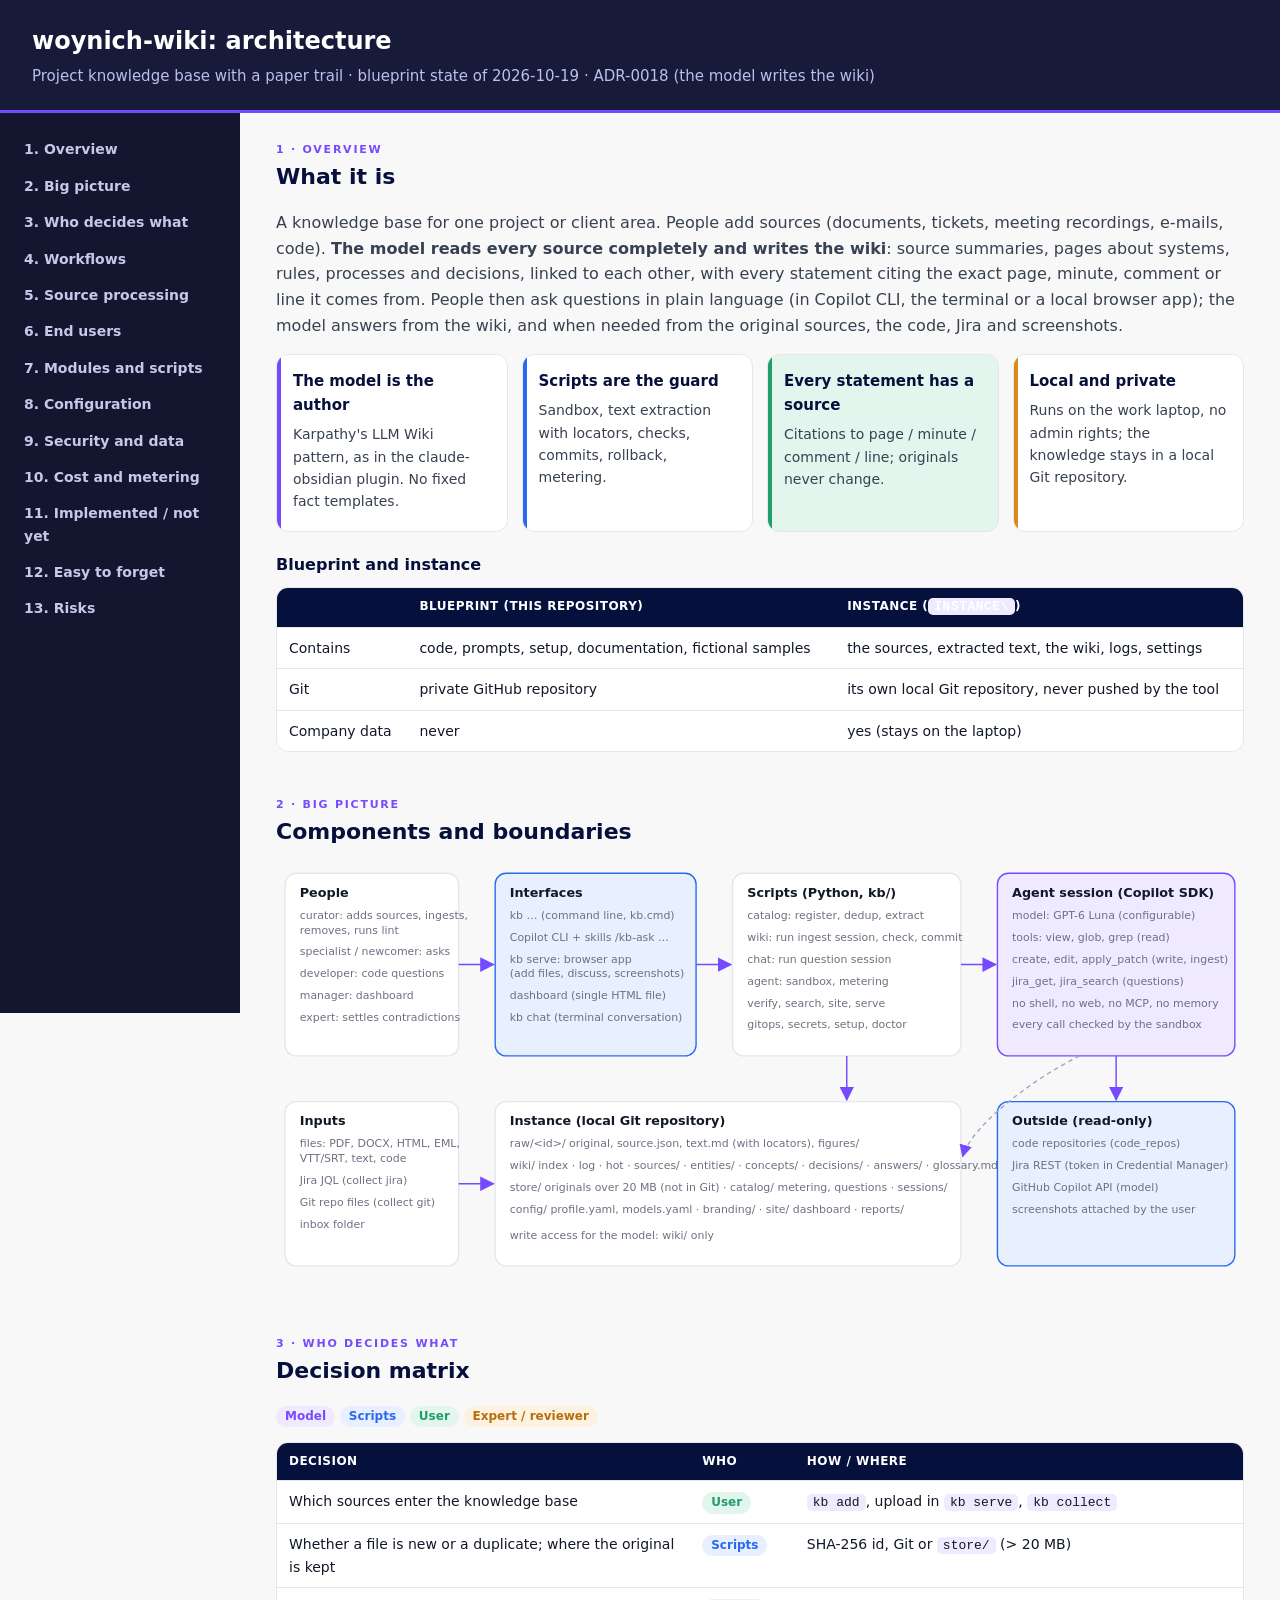
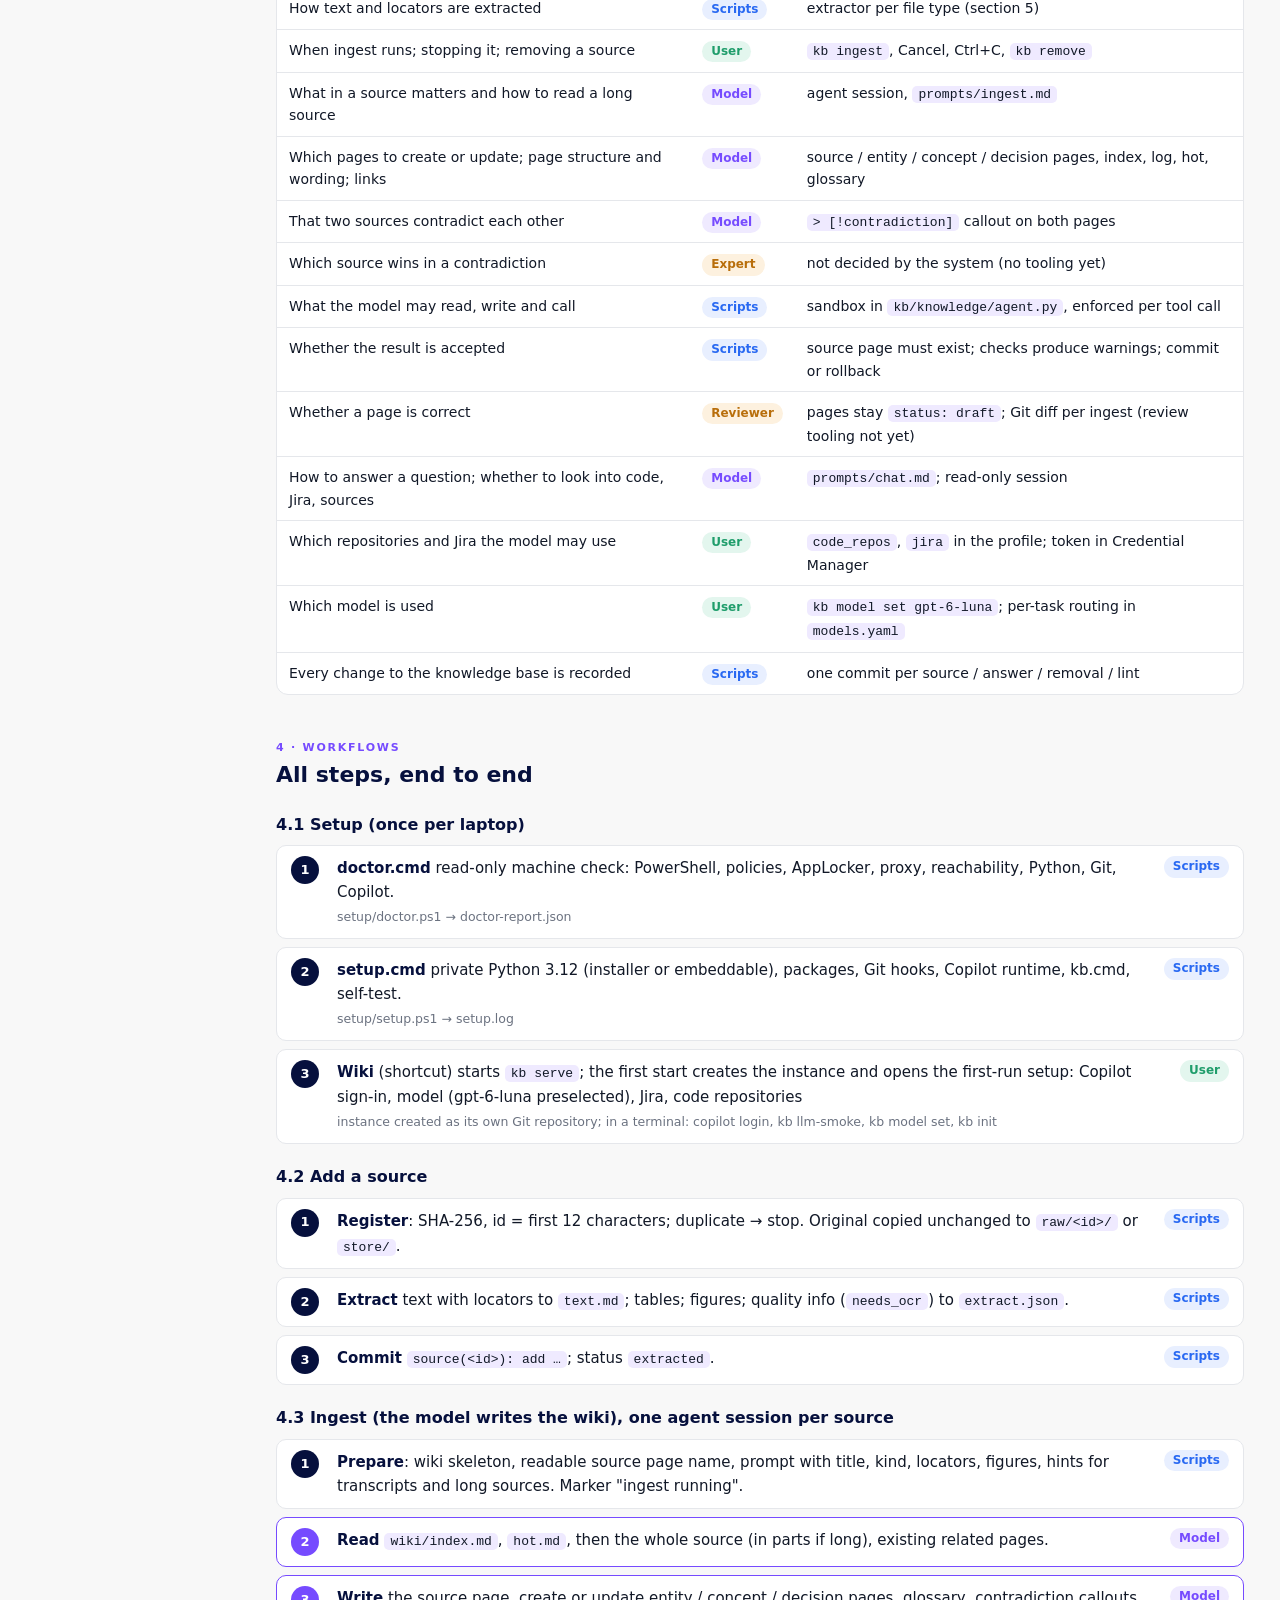
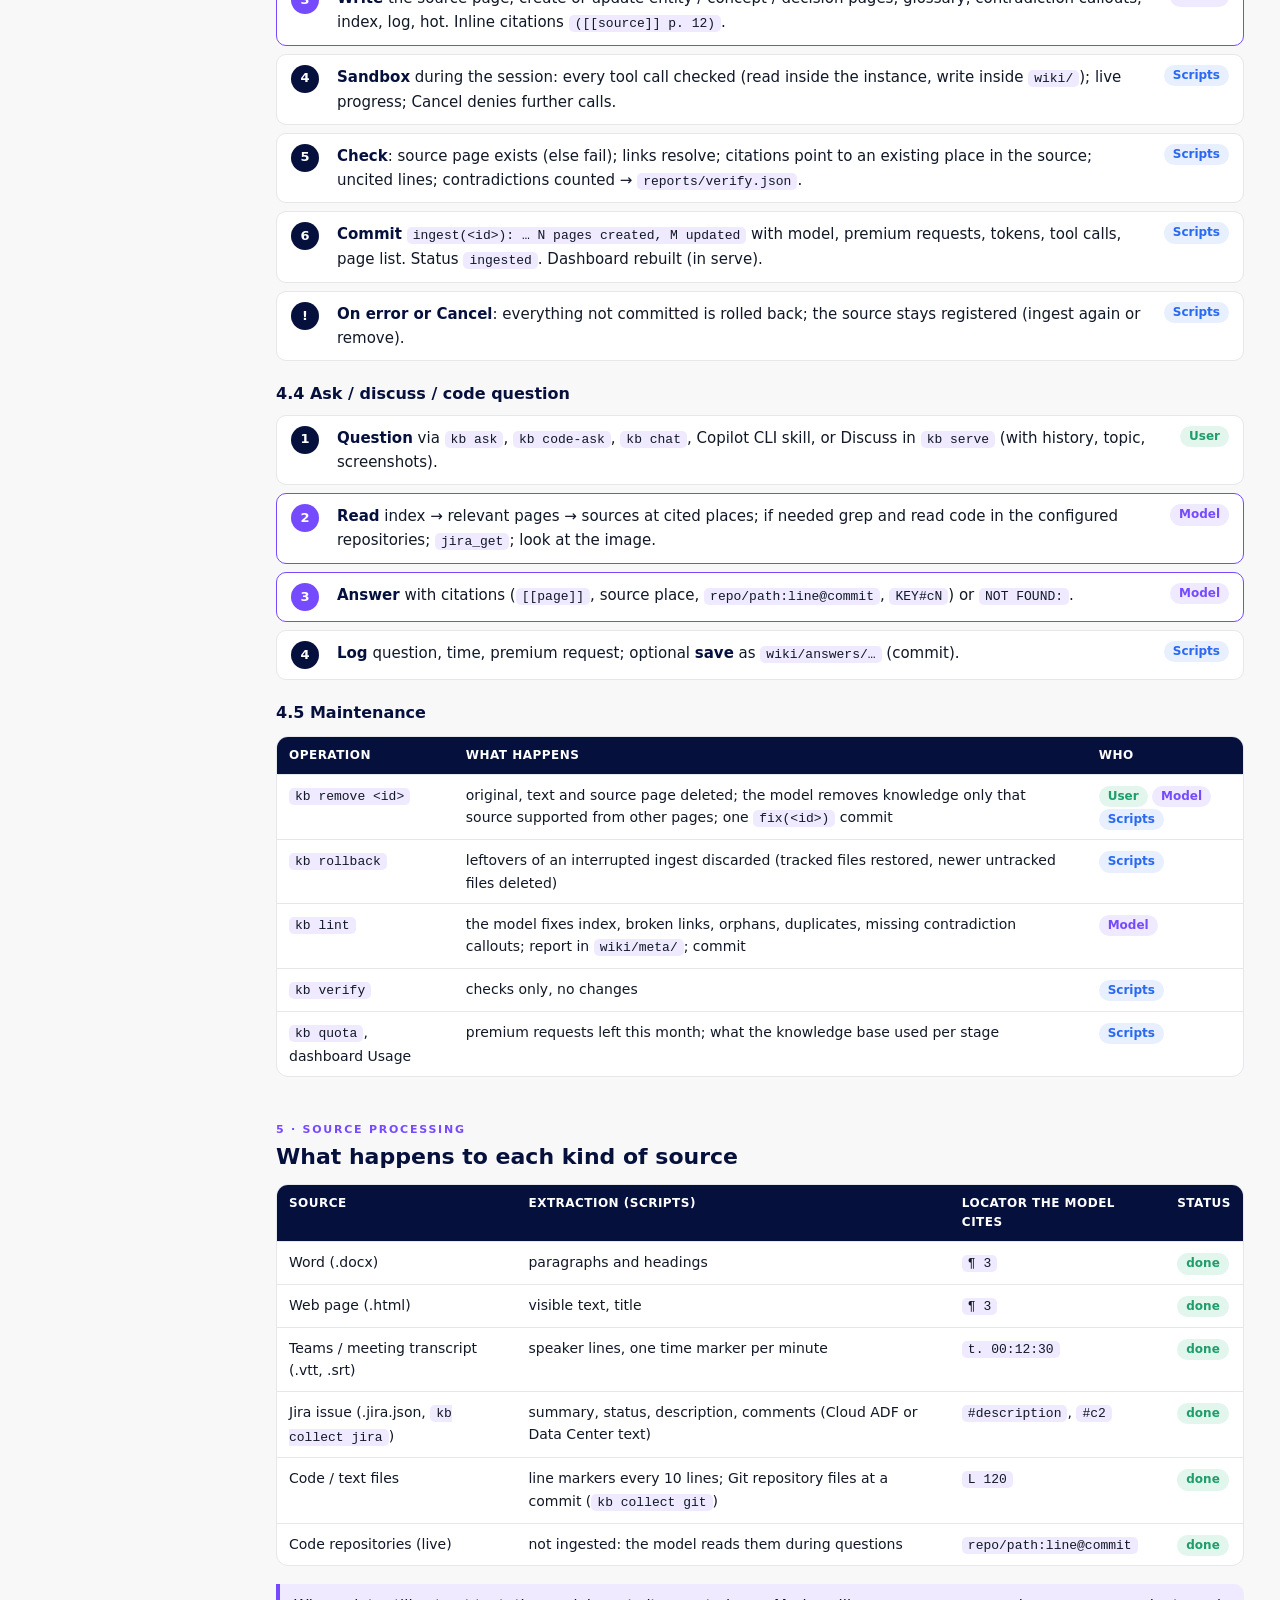
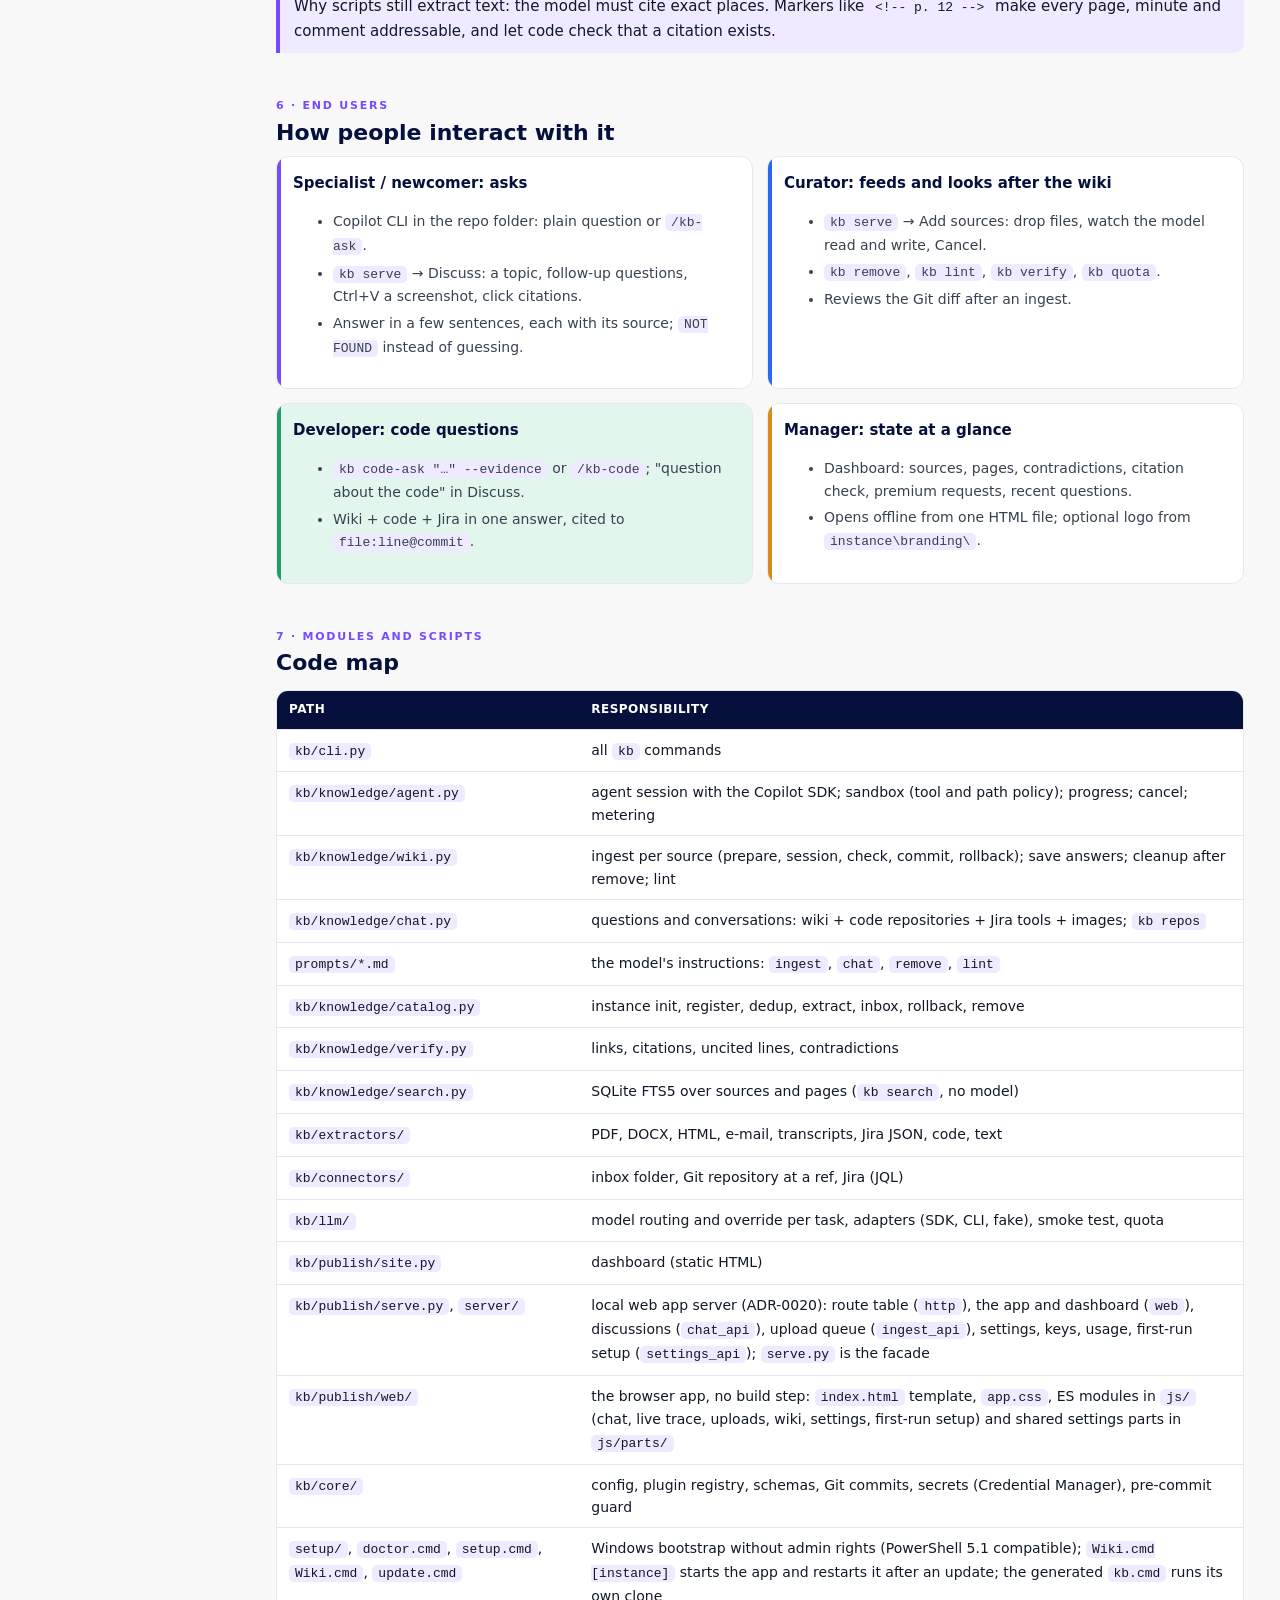
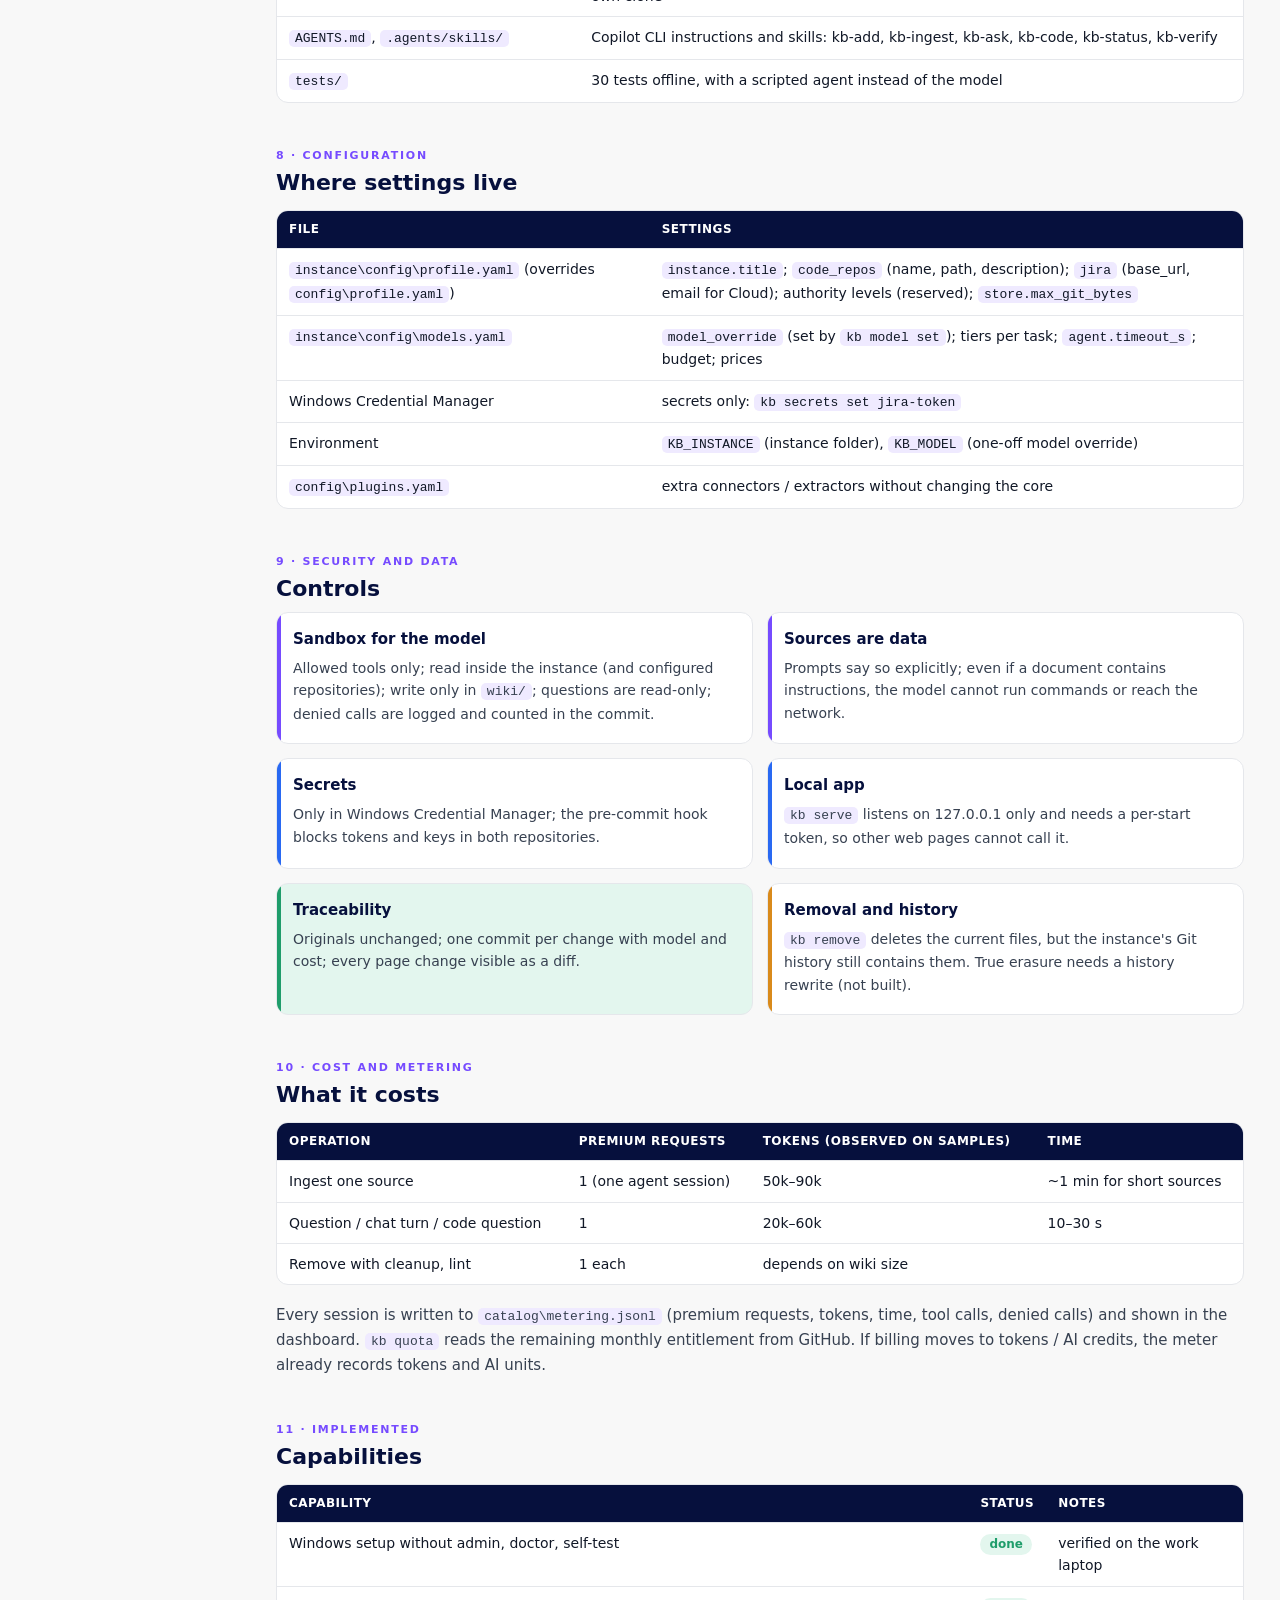
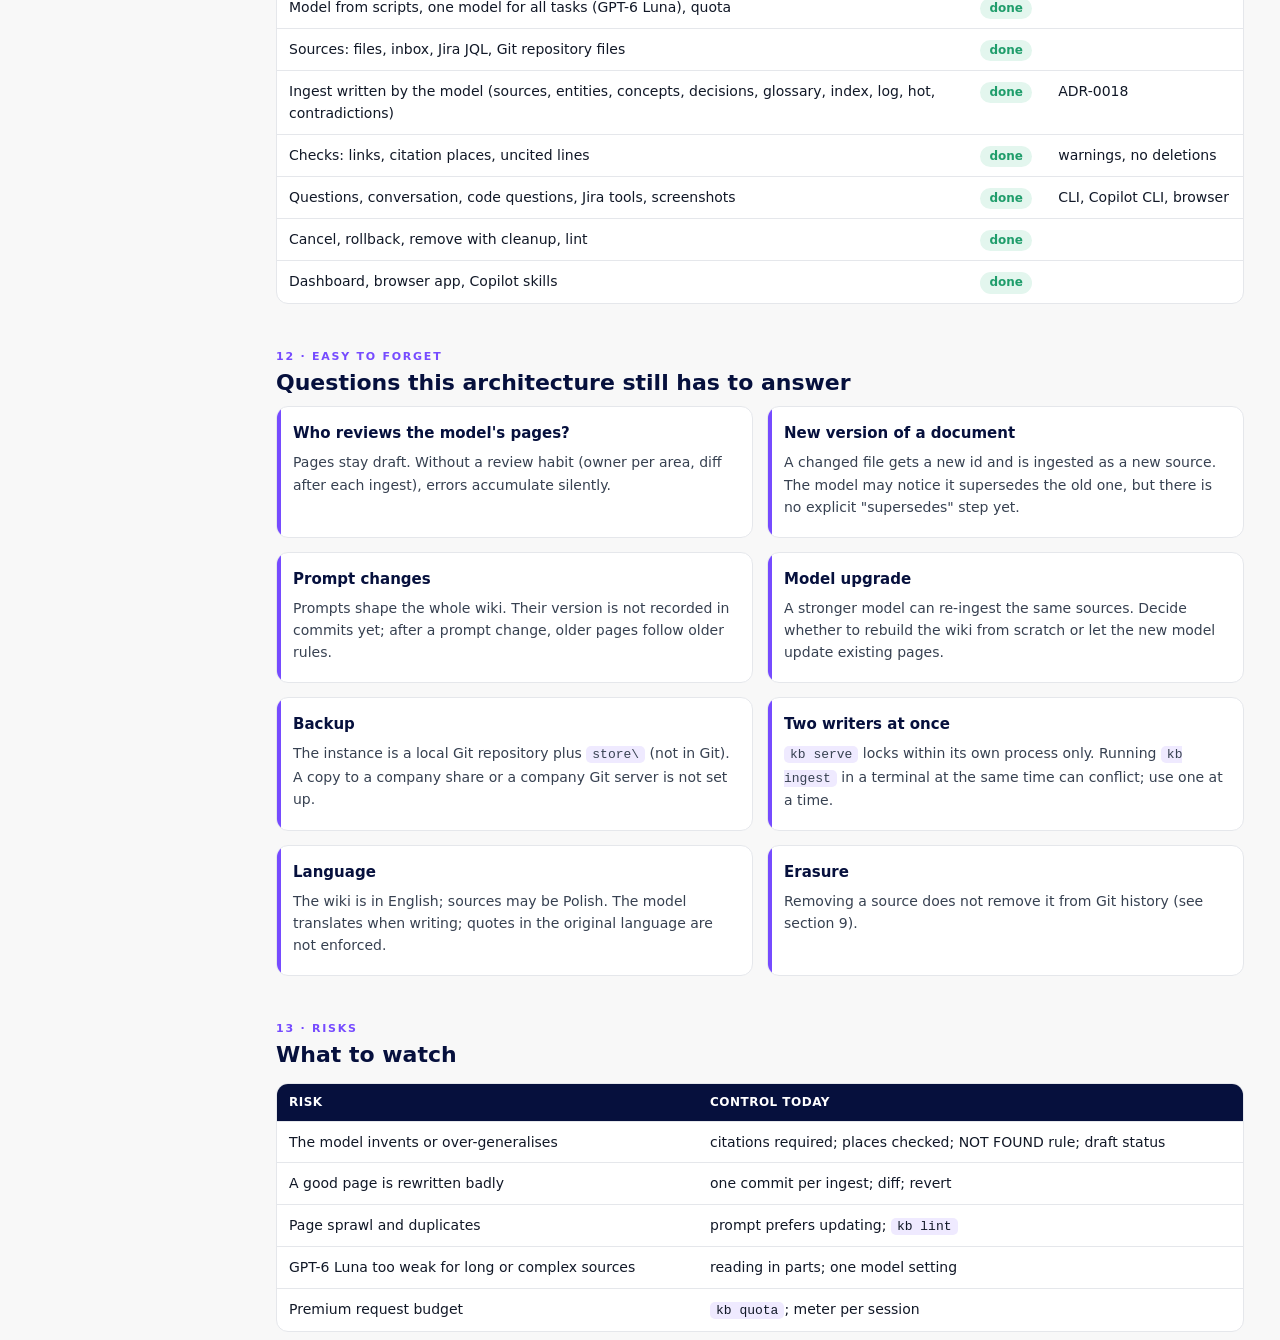
<file: docs/architecture.html>
<!doctype html>
<html lang="en">
<head>
<meta charset="utf-8">
<meta name="viewport" content="width=device-width, initial-scale=1">
<title>woynich-wiki architecture</title>
<style>
:root{--navy:#06103d;--navy2:#181a3a;--navy3:#14152f;--blue:#2969f2;--vio:#764bff;--vio-soft:#efeaff;--blue-soft:#e8efff;
  --bg:#f8f8f8;--card:#fff;--ink:#111827;--ink2:#374151;--mute:#6b7280;--line:#e5e7eb;--ok:#1f9d6b;--ok-soft:#e3f6ee;--warn:#b86e0b;--warn-soft:#fdf1df;--bad:#c23b3b;--bad-soft:#fde8e8}
@media (prefers-color-scheme:dark){:root{--bg:#0d0f24;--card:#14152f;--ink:#eef0fa;--ink2:#d6dcf7;--mute:#9aa3c7;--line:#262949;--vio-soft:rgba(118,75,255,.18);--blue-soft:rgba(41,105,242,.18);--ok-soft:rgba(31,157,107,.18);--warn-soft:rgba(217,138,27,.18);--bad-soft:rgba(194,59,59,.2)}}
*{box-sizing:border-box}
body{margin:0;background:var(--bg);color:var(--ink);font:15px/1.6 'Red Hat Display',system-ui,'Segoe UI',sans-serif}
header{background:var(--navy2);color:#fff;padding:22px 32px;border-bottom:3px solid var(--vio)}
header h1{margin:0;font-size:24px;font-weight:800}header p{margin:4px 0 0;color:#b9c1ea}
.wrap{display:grid;grid-template-columns:240px 1fr}
nav{background:var(--navy3);padding:18px 12px;position:sticky;top:0;height:100vh;overflow:auto}
nav a{display:block;color:#c3c9ea;text-decoration:none;padding:7px 12px;border-radius:8px;font-weight:600;font-size:14px}
nav a:hover{background:rgba(255,255,255,.07);color:#fff}
main{padding:28px 36px;max-width:1150px}
section{margin-bottom:44px}
h2{font-size:22px;color:var(--navy);margin:0 0 6px;font-weight:800}
@media (prefers-color-scheme:dark){h2,h3{color:#fff}}
h3{font-size:16px;color:var(--navy);margin:20px 0 8px}
.kicker{font-size:11px;font-weight:700;letter-spacing:.16em;text-transform:uppercase;color:var(--vio)}
p,li{color:var(--ink2)}
.lead{font-size:16px}
table{width:100%;border-collapse:separate;border-spacing:0;background:var(--card);border:1px solid var(--line);border-radius:12px;overflow:hidden;margin:10px 0 18px}
th,td{text-align:left;padding:9px 12px;border-bottom:1px solid var(--line);font-size:14px;vertical-align:top}
th{background:var(--navy);color:#fff;font-size:12px;letter-spacing:.04em;text-transform:uppercase}
tr:last-child td{border-bottom:0}
code{background:var(--vio-soft);padding:1px 6px;border-radius:5px;font-size:13px}
.grid{display:grid;gap:14px}.g2{grid-template-columns:1fr 1fr}.g3{grid-template-columns:repeat(3,1fr)}.g4{grid-template-columns:repeat(4,1fr)}
.card{background:var(--card);border:1px solid var(--line);border-radius:12px;padding:14px 16px;position:relative;overflow:hidden}
.card::before{content:"";position:absolute;left:0;top:0;bottom:0;width:4px;background:var(--vio)}
.card.blue::before{background:var(--blue)}.card.ok::before{background:var(--ok)}.card.warn::before{background:#d98a1b}
.card h4{margin:0 0 6px;font-size:15px;color:var(--navy)}@media (prefers-color-scheme:dark){.card h4{color:#fff}}
.card p,.card li{font-size:14px;margin:4px 0}
.pill{display:inline-block;padding:1px 9px;border-radius:999px;font-size:12px;font-weight:700}
.ok{background:var(--ok-soft);color:var(--ok)}.part{background:var(--warn-soft);color:var(--warn)}.no{background:var(--bad-soft);color:var(--bad)}
.who{display:inline-block;padding:1px 9px;border-radius:999px;font-size:12px;font-weight:700}
.m{background:var(--vio-soft);color:var(--vio)}.s{background:var(--blue-soft);color:var(--blue)}.u{background:var(--ok-soft);color:var(--ok)}.e{background:var(--warn-soft);color:var(--warn)}
.flow{display:flex;flex-direction:column;gap:8px}
.step{display:grid;grid-template-columns:34px 1fr auto;gap:12px;align-items:start;background:var(--card);border:1px solid var(--line);border-radius:10px;padding:10px 14px}
.step .n{width:28px;height:28px;border-radius:50%;background:var(--navy);color:#fff;display:grid;place-items:center;font-weight:800;font-size:13px}
.step.ai .n{background:var(--vio)}.step.ai{border-color:var(--vio)}.step b{color:var(--navy)}@media (prefers-color-scheme:dark){.step b{color:#fff}}
.step small{color:var(--mute)}
svg text{font-family:inherit}
.note{border-left:4px solid var(--vio);background:var(--vio-soft);padding:10px 14px;border-radius:0 10px 10px 0;margin:12px 0}
.warnbox{border-left:4px solid #d98a1b;background:var(--warn-soft);padding:10px 14px;border-radius:0 10px 10px 0;margin:12px 0}
@media (max-width:900px){.wrap{grid-template-columns:1fr}nav{position:static;height:auto;display:flex;flex-wrap:wrap}.g2,.g3,.g4{grid-template-columns:1fr}main{padding:20px 16px}}
</style>
</head>
<body>
<header><h1>woynich-wiki: architecture</h1><p>Project knowledge base with a paper trail · blueprint state of 2026-10-19 · ADR-0018 (the model writes the wiki)</p></header>
<div class="wrap">
<nav>
<a href="#overview">1. Overview</a><a href="#picture">2. Big picture</a><a href="#decisions">3. Who decides what</a>
<a href="#workflows">4. Workflows</a><a href="#sources">5. Source processing</a><a href="#users">6. End users</a>
<a href="#modules">7. Modules and scripts</a><a href="#config">8. Configuration</a><a href="#security">9. Security and data</a>
<a href="#cost">10. Cost and metering</a><a href="#status">11. Implemented / not yet</a><a href="#forgotten">12. Easy to forget</a>
<a href="#risks">13. Risks</a>
</nav>
<main>

<section id="overview">
<div class="kicker">1 · Overview</div>
<h2>What it is</h2>
<p class="lead">A knowledge base for one project or client area. People add sources (documents, tickets, meeting
recordings, e-mails, code). <b>The model reads every source completely and writes the wiki</b>: source summaries,
pages about systems, rules, processes and decisions, linked to each other, with every statement citing the exact page,
minute, comment or line it comes from. People then ask questions in plain language (in Copilot CLI, the terminal or a
local browser app); the model answers from the wiki, and when needed from the original sources, the code, Jira and
screenshots.</p>
<div class="grid g4">
<div class="card"><h4>The model is the author</h4><p>Karpathy's LLM Wiki pattern, as in the claude-obsidian plugin. No fixed fact templates.</p></div>
<div class="card blue"><h4>Scripts are the guard</h4><p>Sandbox, text extraction with locators, checks, commits, rollback, metering.</p></div>
<div class="card ok"><h4>Every statement has a source</h4><p>Citations to page / minute / comment / line; originals never change.</p></div>
<div class="card warn"><h4>Local and private</h4><p>Runs on the work laptop, no admin rights; the knowledge stays in a local Git repository.</p></div>
</div>
<h3>Blueprint and instance</h3>
<table><tr><th></th><th>Blueprint (this repository)</th><th>Instance (<code>instance\</code>)</th></tr>
<tr><td>Contains</td><td>code, prompts, setup, documentation, fictional samples</td><td>the sources, extracted text, the wiki, logs, settings</td></tr>
<tr><td>Git</td><td>private GitHub repository</td><td>its own local Git repository, never pushed by the tool</td></tr>
<tr><td>Company data</td><td>never</td><td>yes (stays on the laptop)</td></tr></table>
</section>

<section id="picture">
<div class="kicker">2 · Big picture</div>
<h2>Components and boundaries</h2>
<svg viewBox="0 0 1060 470" width="100%" role="img" aria-label="Architecture diagram">
<defs><marker id="ar" markerWidth="10" markerHeight="10" refX="9" refY="5" orient="auto"><path d="M0,0 L10,5 L0,10 z" fill="#764bff"/></marker></defs>
<style>.bx{fill:var(--card);stroke:var(--line);stroke-width:1.5}.hd{font-weight:800;font-size:14px;fill:var(--ink)}.tx{font-size:12px;fill:var(--mute)}
.vb{fill:var(--vio-soft);stroke:#764bff;stroke-width:1.5}.nb{fill:var(--blue-soft);stroke:#2969f2;stroke-width:1.5}.ln{stroke:#764bff;stroke-width:1.6;fill:none;marker-end:url(#ar)}.dl{stroke:#9aa3c7;stroke-width:1.4;stroke-dasharray:5 4;fill:none;marker-end:url(#ar)}</style>
<rect class="bx" x="10" y="20" width="190" height="200" rx="12"/><text class="hd" x="26" y="46">People</text>
<text class="tx" x="26" y="70">curator: adds sources, ingests,</text><text class="tx" x="26" y="86">removes, runs lint</text>
<text class="tx" x="26" y="110">specialist / newcomer: asks</text><text class="tx" x="26" y="134">developer: code questions</text>
<text class="tx" x="26" y="158">manager: dashboard</text><text class="tx" x="26" y="182">expert: settles contradictions</text>
<rect class="nb" x="240" y="20" width="220" height="200" rx="12"/><text class="hd" x="256" y="46">Interfaces</text>
<text class="tx" x="256" y="70">kb … (command line, kb.cmd)</text><text class="tx" x="256" y="94">Copilot CLI + skills /kb-ask …</text>
<text class="tx" x="256" y="118">kb serve: browser app</text><text class="tx" x="256" y="134">  (add files, discuss, screenshots)</text>
<text class="tx" x="256" y="158">dashboard (single HTML file)</text><text class="tx" x="256" y="182">kb chat (terminal conversation)</text>
<rect class="bx" x="500" y="20" width="250" height="200" rx="12"/><text class="hd" x="516" y="46">Scripts (Python, kb/)</text>
<text class="tx" x="516" y="70">catalog: register, dedup, extract</text><text class="tx" x="516" y="94">wiki: run ingest session, check, commit</text>
<text class="tx" x="516" y="118">chat: run question session</text><text class="tx" x="516" y="142">agent: sandbox, metering</text>
<text class="tx" x="516" y="166">verify, search, site, serve</text><text class="tx" x="516" y="190">gitops, secrets, setup, doctor</text>
<rect class="vb" x="790" y="20" width="260" height="200" rx="12"/><text class="hd" x="806" y="46">Agent session (Copilot SDK)</text>
<text class="tx" x="806" y="70">model: GPT-6 Luna (configurable)</text><text class="tx" x="806" y="94">tools: view, glob, grep (read)</text>
<text class="tx" x="806" y="118">create, edit, apply_patch (write, ingest)</text><text class="tx" x="806" y="142">jira_get, jira_search (questions)</text>
<text class="tx" x="806" y="166">no shell, no web, no MCP, no memory</text><text class="tx" x="806" y="190">every call checked by the sandbox</text>
<rect class="bx" x="240" y="270" width="510" height="180" rx="12"/><text class="hd" x="256" y="296">Instance (local Git repository)</text>
<text class="tx" x="256" y="320">raw/&lt;id&gt;/ original, source.json, text.md (with locators), figures/</text>
<text class="tx" x="256" y="344">wiki/ index · log · hot · sources/ · entities/ · concepts/ · decisions/ · answers/ · glossary.md</text>
<text class="tx" x="256" y="368">store/ originals over 20 MB (not in Git) · catalog/ metering, questions · sessions/</text>
<text class="tx" x="256" y="392">config/ profile.yaml, models.yaml · branding/ · site/ dashboard · reports/</text>
<text class="tx" x="256" y="420">write access for the model: wiki/ only</text>
<rect class="nb" x="790" y="270" width="260" height="180" rx="12"/><text class="hd" x="806" y="296">Outside (read-only)</text>
<text class="tx" x="806" y="320">code repositories (code_repos)</text><text class="tx" x="806" y="344">Jira REST (token in Credential Manager)</text>
<text class="tx" x="806" y="368">GitHub Copilot API (model)</text><text class="tx" x="806" y="392">screenshots attached by the user</text>
<rect class="bx" x="10" y="270" width="190" height="180" rx="12"/><text class="hd" x="26" y="296">Inputs</text>
<text class="tx" x="26" y="320">files: PDF, DOCX, HTML, EML,</text><text class="tx" x="26" y="336">VTT/SRT, text, code</text>
<text class="tx" x="26" y="360">Jira JQL (collect jira)</text><text class="tx" x="26" y="384">Git repo files (collect git)</text>
<text class="tx" x="26" y="408">inbox folder</text>
<path class="ln" d="M200 120 H238"/><path class="ln" d="M460 120 H498"/><path class="ln" d="M750 120 H788"/>
<path class="ln" d="M625 220 V268"/><path class="ln" d="M920 220 V268"/><path class="dl" d="M880 220 C 820 250, 760 300, 752 330"/>
<path class="ln" d="M200 360 H238"/>
</svg>
</section>

<section id="decisions">
<div class="kicker">3 · Who decides what</div>
<h2>Decision matrix</h2>
<p><span class="who m">Model</span> <span class="who s">Scripts</span> <span class="who u">User</span> <span class="who e">Expert / reviewer</span></p>
<table><tr><th>Decision</th><th>Who</th><th>How / where</th></tr>
<tr><td>Which sources enter the knowledge base</td><td><span class="who u">User</span></td><td><code>kb add</code>, upload in <code>kb serve</code>, <code>kb collect</code></td></tr>
<tr><td>Whether a file is new or a duplicate; where the original is kept</td><td><span class="who s">Scripts</span></td><td>SHA-256 id, Git or <code>store/</code> (&gt; 20 MB)</td></tr>
<tr><td>How text and locators are extracted</td><td><span class="who s">Scripts</span></td><td>extractor per file type (section 5)</td></tr>
<tr><td>When ingest runs; stopping it; removing a source</td><td><span class="who u">User</span></td><td><code>kb ingest</code>, Cancel, Ctrl+C, <code>kb remove</code></td></tr>
<tr><td>What in a source matters and how to read a long source</td><td><span class="who m">Model</span></td><td>agent session, <code>prompts/ingest.md</code></td></tr>
<tr><td>Which pages to create or update; page structure and wording; links</td><td><span class="who m">Model</span></td><td>source / entity / concept / decision pages, index, log, hot, glossary</td></tr>
<tr><td>That two sources contradict each other</td><td><span class="who m">Model</span></td><td><code>&gt; [!contradiction]</code> callout on both pages</td></tr>
<tr><td>Which source wins in a contradiction</td><td><span class="who e">Expert</span></td><td>not decided by the system (no tooling yet)</td></tr>
<tr><td>What the model may read, write and call</td><td><span class="who s">Scripts</span></td><td>sandbox in <code>kb/knowledge/agent.py</code>, enforced per tool call</td></tr>
<tr><td>Whether the result is accepted</td><td><span class="who s">Scripts</span></td><td>source page must exist; checks produce warnings; commit or rollback</td></tr>
<tr><td>Whether a page is correct</td><td><span class="who e">Reviewer</span></td><td>pages stay <code>status: draft</code>; Git diff per ingest (review tooling not yet)</td></tr>
<tr><td>How to answer a question; whether to look into code, Jira, sources</td><td><span class="who m">Model</span></td><td><code>prompts/chat.md</code>; read-only session</td></tr>
<tr><td>Which repositories and Jira the model may use</td><td><span class="who u">User</span></td><td><code>code_repos</code>, <code>jira</code> in the profile; token in Credential Manager</td></tr>
<tr><td>Which model is used</td><td><span class="who u">User</span></td><td><code>kb model set gpt-6-luna</code>; per-task routing in <code>models.yaml</code></td></tr>
<tr><td>Every change to the knowledge base is recorded</td><td><span class="who s">Scripts</span></td><td>one commit per source / answer / removal / lint</td></tr>
</table>
</section>

<section id="workflows">
<div class="kicker">4 · Workflows</div>
<h2>All steps, end to end</h2>
<h3>4.1 Setup (once per laptop)</h3>
<div class="flow">
<div class="step"><span class="n">1</span><div><b>doctor.cmd</b> read-only machine check: PowerShell, policies, AppLocker, proxy, reachability, Python, Git, Copilot.<br><small>setup/doctor.ps1 → doctor-report.json</small></div><span class="who s">Scripts</span></div>
<div class="step"><span class="n">2</span><div><b>setup.cmd</b> private Python 3.12 (installer or embeddable), packages, Git hooks, Copilot runtime, kb.cmd, self-test.<br><small>setup/setup.ps1 → setup.log</small></div><span class="who s">Scripts</span></div>
<div class="step"><span class="n">3</span><div><b>Wiki</b> (shortcut) starts <code>kb serve</code>; the first start creates the instance and opens the first-run setup: Copilot sign-in, model (gpt-6-luna preselected), Jira, code repositories<br><small>instance created as its own Git repository; in a terminal: copilot login, kb llm-smoke, kb model set, kb init</small></div><span class="who u">User</span></div>
</div>
<h3>4.2 Add a source</h3>
<div class="flow">
<div class="step"><span class="n">1</span><div><b>Register</b>: SHA-256, id = first 12 characters; duplicate → stop. Original copied unchanged to <code>raw/&lt;id&gt;/</code> or <code>store/</code>.</div><span class="who s">Scripts</span></div>
<div class="step"><span class="n">2</span><div><b>Extract</b> text with locators to <code>text.md</code>; tables; figures; quality info (<code>needs_ocr</code>) to <code>extract.json</code>.</div><span class="who s">Scripts</span></div>
<div class="step"><span class="n">3</span><div><b>Commit</b> <code>source(&lt;id&gt;): add …</code>; status <code>extracted</code>.</div><span class="who s">Scripts</span></div>
</div>
<h3>4.3 Ingest (the model writes the wiki), one agent session per source</h3>
<div class="flow">
<div class="step"><span class="n">1</span><div><b>Prepare</b>: wiki skeleton, readable source page name, prompt with title, kind, locators, figures, hints for transcripts and long sources. Marker "ingest running".</div><span class="who s">Scripts</span></div>
<div class="step ai"><span class="n">2</span><div><b>Read</b> <code>wiki/index.md</code>, <code>hot.md</code>, then the whole source (in parts if long), existing related pages.</div><span class="who m">Model</span></div>
<div class="step ai"><span class="n">3</span><div><b>Write</b> the source page, create or update entity / concept / decision pages, glossary, contradiction callouts, index, log, hot. Inline citations <code>([[source]] p. 12)</code>.</div><span class="who m">Model</span></div>
<div class="step"><span class="n">4</span><div><b>Sandbox</b> during the session: every tool call checked (read inside the instance, write inside <code>wiki/</code>); live progress; Cancel denies further calls.</div><span class="who s">Scripts</span></div>
<div class="step"><span class="n">5</span><div><b>Check</b>: source page exists (else fail); links resolve; citations point to an existing place in the source; uncited lines; contradictions counted → <code>reports/verify.json</code>.</div><span class="who s">Scripts</span></div>
<div class="step"><span class="n">6</span><div><b>Commit</b> <code>ingest(&lt;id&gt;): … N pages created, M updated</code> with model, premium requests, tokens, tool calls, page list. Status <code>ingested</code>. Dashboard rebuilt (in serve).</div><span class="who s">Scripts</span></div>
<div class="step"><span class="n">!</span><div><b>On error or Cancel</b>: everything not committed is rolled back; the source stays registered (ingest again or remove).</div><span class="who s">Scripts</span></div>
</div>
<h3>4.4 Ask / discuss / code question</h3>
<div class="flow">
<div class="step"><span class="n">1</span><div><b>Question</b> via <code>kb ask</code>, <code>kb code-ask</code>, <code>kb chat</code>, Copilot CLI skill, or Discuss in <code>kb serve</code> (with history, topic, screenshots).</div><span class="who u">User</span></div>
<div class="step ai"><span class="n">2</span><div><b>Read</b> index → relevant pages → sources at cited places; if needed grep and read code in the configured repositories; <code>jira_get</code>; look at the image.</div><span class="who m">Model</span></div>
<div class="step ai"><span class="n">3</span><div><b>Answer</b> with citations (<code>[[page]]</code>, source place, <code>repo/path:line@commit</code>, <code>KEY#cN</code>) or <code>NOT FOUND:</code>.</div><span class="who m">Model</span></div>
<div class="step"><span class="n">4</span><div><b>Log</b> question, time, premium request; optional <b>save</b> as <code>wiki/answers/…</code> (commit).</div><span class="who s">Scripts</span></div>
</div>
<h3>4.5 Maintenance</h3>
<table><tr><th>Operation</th><th>What happens</th><th>Who</th></tr>
<tr><td><code>kb remove &lt;id&gt;</code></td><td>original, text and source page deleted; the model removes knowledge only that source supported from other pages; one <code>fix(&lt;id&gt;)</code> commit</td><td><span class="who u">User</span> <span class="who m">Model</span> <span class="who s">Scripts</span></td></tr>
<tr><td><code>kb rollback</code></td><td>leftovers of an interrupted ingest discarded (tracked files restored, newer untracked files deleted)</td><td><span class="who s">Scripts</span></td></tr>
<tr><td><code>kb lint</code></td><td>the model fixes index, broken links, orphans, duplicates, missing contradiction callouts; report in <code>wiki/meta/</code>; commit</td><td><span class="who m">Model</span></td></tr>
<tr><td><code>kb verify</code></td><td>checks only, no changes</td><td><span class="who s">Scripts</span></td></tr>
<tr><td><code>kb quota</code>, dashboard Usage</td><td>premium requests left this month; what the knowledge base used per stage</td><td><span class="who s">Scripts</span></td></tr></table>
</section>

<section id="sources">
<div class="kicker">5 · Source processing</div>
<h2>What happens to each kind of source</h2>
<table><tr><th>Source</th><th>Extraction (scripts)</th><th>Locator the model cites</th><th>Status</th></tr>
<tr><td>Word (.docx)</td><td>paragraphs and headings</td><td><code>¶ 3</code></td><td><span class="pill ok">done</span></td></tr>
<tr><td>Web page (.html)</td><td>visible text, title</td><td><code>¶ 3</code></td><td><span class="pill ok">done</span></td></tr>
<tr><td>Teams / meeting transcript (.vtt, .srt)</td><td>speaker lines, one time marker per minute</td><td><code>t. 00:12:30</code></td><td><span class="pill ok">done</span></td></tr>
<tr><td>Jira issue (.jira.json, <code>kb collect jira</code>)</td><td>summary, status, description, comments (Cloud ADF or Data Center text)</td><td><code>#description</code>, <code>#c2</code></td><td><span class="pill ok">done</span></td></tr>
<tr><td>Code / text files</td><td>line markers every 10 lines; Git repository files at a commit (<code>kb collect git</code>)</td><td><code>L 120</code></td><td><span class="pill ok">done</span></td></tr>
<tr><td>Code repositories (live)</td><td>not ingested: the model reads them during questions</td><td><code>repo/path:line@commit</code></td><td><span class="pill ok">done</span></td></tr>
</table>
<div class="note">Why scripts still extract text: the model must cite exact places. Markers like <code>&lt;!-- p. 12 --&gt;</code> make every page, minute and comment addressable, and let code check that a citation exists.</div>
</section>

<section id="users">
<div class="kicker">6 · End users</div>
<h2>How people interact with it</h2>
<div class="grid g2">
<div class="card"><h4>Specialist / newcomer: asks</h4><ul><li>Copilot CLI in the repo folder: plain question or <code>/kb-ask</code>.</li><li><code>kb serve</code> → Discuss: a topic, follow-up questions, Ctrl+V a screenshot, click citations.</li><li>Answer in a few sentences, each with its source; <code>NOT FOUND</code> instead of guessing.</li></ul></div>
<div class="card blue"><h4>Curator: feeds and looks after the wiki</h4><ul><li><code>kb serve</code> → Add sources: drop files, watch the model read and write, Cancel.</li><li><code>kb remove</code>, <code>kb lint</code>, <code>kb verify</code>, <code>kb quota</code>.</li><li>Reviews the Git diff after an ingest.</li></ul></div>
<div class="card ok"><h4>Developer: code questions</h4><ul><li><code>kb code-ask "…" --evidence</code> or <code>/kb-code</code>; "question about the code" in Discuss.</li><li>Wiki + code + Jira in one answer, cited to <code>file:line@commit</code>.</li></ul></div>
<div class="card warn"><h4>Manager: state at a glance</h4><ul><li>Dashboard: sources, pages, contradictions, citation check, premium requests, recent questions.</li><li>Opens offline from one HTML file; optional logo from <code>instance\branding\</code>.</li></ul></div>
</div>
</section>

<section id="modules">
<div class="kicker">7 · Modules and scripts</div>
<h2>Code map</h2>
<table><tr><th>Path</th><th>Responsibility</th></tr>
<tr><td><code>kb/cli.py</code></td><td>all <code>kb</code> commands</td></tr>
<tr><td><code>kb/knowledge/agent.py</code></td><td>agent session with the Copilot SDK; sandbox (tool and path policy); progress; cancel; metering</td></tr>
<tr><td><code>kb/knowledge/wiki.py</code></td><td>ingest per source (prepare, session, check, commit, rollback); save answers; cleanup after remove; lint</td></tr>
<tr><td><code>kb/knowledge/chat.py</code></td><td>questions and conversations: wiki + code repositories + Jira tools + images; <code>kb repos</code></td></tr>
<tr><td><code>prompts/*.md</code></td><td>the model's instructions: <code>ingest</code>, <code>chat</code>, <code>remove</code>, <code>lint</code></td></tr>
<tr><td><code>kb/knowledge/catalog.py</code></td><td>instance init, register, dedup, extract, inbox, rollback, remove</td></tr>
<tr><td><code>kb/knowledge/verify.py</code></td><td>links, citations, uncited lines, contradictions</td></tr>
<tr><td><code>kb/knowledge/search.py</code></td><td>SQLite FTS5 over sources and pages (<code>kb search</code>, no model)</td></tr>
<tr><td><code>kb/extractors/</code></td><td>PDF, DOCX, HTML, e-mail, transcripts, Jira JSON, code, text</td></tr>
<tr><td><code>kb/connectors/</code></td><td>inbox folder, Git repository at a ref, Jira (JQL)</td></tr>
<tr><td><code>kb/llm/</code></td><td>model routing and override per task, adapters (SDK, CLI, fake), smoke test, quota</td></tr>
<tr><td><code>kb/publish/site.py</code></td><td>dashboard (static HTML)</td></tr>
<tr><td><code>kb/publish/serve.py</code>, <code>server/</code></td><td>local web app server (ADR-0020): route table (<code>http</code>), the app and dashboard (<code>web</code>), discussions (<code>chat_api</code>), upload queue (<code>ingest_api</code>), settings, keys, usage, first-run setup (<code>settings_api</code>); <code>serve.py</code> is the facade</td></tr>
<tr><td><code>kb/publish/web/</code></td><td>the browser app, no build step: <code>index.html</code> template, <code>app.css</code>, ES modules in <code>js/</code> (chat, live trace, uploads, wiki, settings, first-run setup) and shared settings parts in <code>js/parts/</code></td></tr>
<tr><td><code>kb/core/</code></td><td>config, plugin registry, schemas, Git commits, secrets (Credential Manager), pre-commit guard</td></tr>
<tr><td><code>setup/</code>, <code>doctor.cmd</code>, <code>setup.cmd</code>, <code>Wiki.cmd</code>, <code>update.cmd</code></td><td>Windows bootstrap without admin rights (PowerShell 5.1 compatible); <code>Wiki.cmd [instance]</code> starts the app and restarts it after an update; the generated <code>kb.cmd</code> runs its own clone</td></tr>
<tr><td><code>AGENTS.md</code>, <code>.agents/skills/</code></td><td>Copilot CLI instructions and skills: kb-add, kb-ingest, kb-ask, kb-code, kb-status, kb-verify</td></tr>
<tr><td><code>tests/</code></td><td>30 tests offline, with a scripted agent instead of the model</td></tr></table>
</section>

<section id="config">
<div class="kicker">8 · Configuration</div>
<h2>Where settings live</h2>
<table><tr><th>File</th><th>Settings</th></tr>
<tr><td><code>instance\config\profile.yaml</code> (overrides <code>config\profile.yaml</code>)</td><td><code>instance.title</code>; <code>code_repos</code> (name, path, description); <code>jira</code> (base_url, email for Cloud); authority levels (reserved); <code>store.max_git_bytes</code></td></tr>
<tr><td><code>instance\config\models.yaml</code></td><td><code>model_override</code> (set by <code>kb model set</code>); tiers per task; <code>agent.timeout_s</code>; budget; prices</td></tr>
<tr><td>Windows Credential Manager</td><td>secrets only: <code>kb secrets set jira-token</code></td></tr>
<tr><td>Environment</td><td><code>KB_INSTANCE</code> (instance folder), <code>KB_MODEL</code> (one-off model override)</td></tr>
<tr><td><code>config\plugins.yaml</code></td><td>extra connectors / extractors without changing the core</td></tr></table>
</section>

<section id="security">
<div class="kicker">9 · Security and data</div>
<h2>Controls</h2>
<div class="grid g2">
<div class="card"><h4>Sandbox for the model</h4><p>Allowed tools only; read inside the instance (and configured repositories); write only in <code>wiki/</code>; questions are read-only; denied calls are logged and counted in the commit.</p></div>
<div class="card"><h4>Sources are data</h4><p>Prompts say so explicitly; even if a document contains instructions, the model cannot run commands or reach the network.</p></div>
<div class="card blue"><h4>Secrets</h4><p>Only in Windows Credential Manager; the pre-commit hook blocks tokens and keys in both repositories.</p></div>
<div class="card blue"><h4>Local app</h4><p><code>kb serve</code> listens on 127.0.0.1 only and needs a per-start token, so other web pages cannot call it.</p></div>
<div class="card ok"><h4>Traceability</h4><p>Originals unchanged; one commit per change with model and cost; every page change visible as a diff.</p></div>
<div class="card warn"><h4>Removal and history</h4><p><code>kb remove</code> deletes the current files, but the instance's Git history still contains them. True erasure needs a history rewrite (not built).</p></div>
</div>
</section>

<section id="cost">
<div class="kicker">10 · Cost and metering</div>
<h2>What it costs</h2>
<table><tr><th>Operation</th><th>Premium requests</th><th>Tokens (observed on samples)</th><th>Time</th></tr>
<tr><td>Ingest one source</td><td>1 (one agent session)</td><td>50k–90k</td><td>~1 min for short sources</td></tr>
<tr><td>Question / chat turn / code question</td><td>1</td><td>20k–60k</td><td>10–30 s</td></tr>
<tr><td>Remove with cleanup, lint</td><td>1 each</td><td>depends on wiki size</td><td></td></tr></table>
<p>Every session is written to <code>catalog\metering.jsonl</code> (premium requests, tokens, time, tool calls, denied calls) and shown in the dashboard. <code>kb quota</code> reads the remaining monthly entitlement from GitHub. If billing moves to tokens / AI credits, the meter already records tokens and AI units.</p>
</section>

<section id="status">
<div class="kicker">11 · Implemented</div>
<h2>Capabilities</h2>
<table><tr><th>Capability</th><th>Status</th><th>Notes</th></tr>
<tr><td>Windows setup without admin, doctor, self-test</td><td><span class="pill ok">done</span></td><td>verified on the work laptop</td></tr>
<tr><td>Model from scripts, one model for all tasks (GPT-6 Luna), quota</td><td><span class="pill ok">done</span></td><td></td></tr>
<tr><td>Sources: files, inbox, Jira JQL, Git repository files</td><td><span class="pill ok">done</span></td><td></td></tr>
<tr><td>Ingest written by the model (sources, entities, concepts, decisions, glossary, index, log, hot, contradictions)</td><td><span class="pill ok">done</span></td><td>ADR-0018</td></tr>
<tr><td>Checks: links, citation places, uncited lines</td><td><span class="pill ok">done</span></td><td>warnings, no deletions</td></tr>
<tr><td>Questions, conversation, code questions, Jira tools, screenshots</td><td><span class="pill ok">done</span></td><td>CLI, Copilot CLI, browser</td></tr>
<tr><td>Cancel, rollback, remove with cleanup, lint</td><td><span class="pill ok">done</span></td><td></td></tr>
<tr><td>Dashboard, browser app, Copilot skills</td><td><span class="pill ok">done</span></td><td></td></tr>
</table>
</section>

<section id="forgotten">
<div class="kicker">12 · Easy to forget</div>
<h2>Questions this architecture still has to answer</h2>
<div class="grid g2">
<div class="card"><h4>Who reviews the model's pages?</h4><p>Pages stay draft. Without a review habit (owner per area, diff after each ingest), errors accumulate silently.</p></div>
<div class="card"><h4>New version of a document</h4><p>A changed file gets a new id and is ingested as a new source. The model may notice it supersedes the old one, but there is no explicit "supersedes" step yet.</p></div>
<div class="card"><h4>Prompt changes</h4><p>Prompts shape the whole wiki. Their version is not recorded in commits yet; after a prompt change, older pages follow older rules.</p></div>
<div class="card"><h4>Model upgrade</h4><p>A stronger model can re-ingest the same sources. Decide whether to rebuild the wiki from scratch or let the new model update existing pages.</p></div>
<div class="card"><h4>Backup</h4><p>The instance is a local Git repository plus <code>store\</code> (not in Git). A copy to a company share or a company Git server is not set up.</p></div>
<div class="card"><h4>Two writers at once</h4><p><code>kb serve</code> locks within its own process only. Running <code>kb ingest</code> in a terminal at the same time can conflict; use one at a time.</p></div>
<div class="card"><h4>Language</h4><p>The wiki is in English; sources may be Polish. The model translates when writing; quotes in the original language are not enforced.</p></div>
<div class="card"><h4>Erasure</h4><p>Removing a source does not remove it from Git history (see section 9).</p></div>
</div>
</section>

<section id="risks">
<div class="kicker">13 · Risks</div>
<h2>What to watch</h2>
<table><tr><th>Risk</th><th>Control today</th></tr>
<tr><td>The model invents or over-generalises</td><td>citations required; places checked; NOT FOUND rule; draft status</td></tr>
<tr><td>A good page is rewritten badly</td><td>one commit per ingest; diff; revert</td></tr>
<tr><td>Page sprawl and duplicates</td><td>prompt prefers updating; <code>kb lint</code></td></tr>
<tr><td>GPT-6 Luna too weak for long or complex sources</td><td>reading in parts; one model setting</td></tr>
<tr><td>Premium request budget</td><td><code>kb quota</code>; meter per session</td></tr></table>
</section>
</main>
</div>
</body>
</html>
</file>
